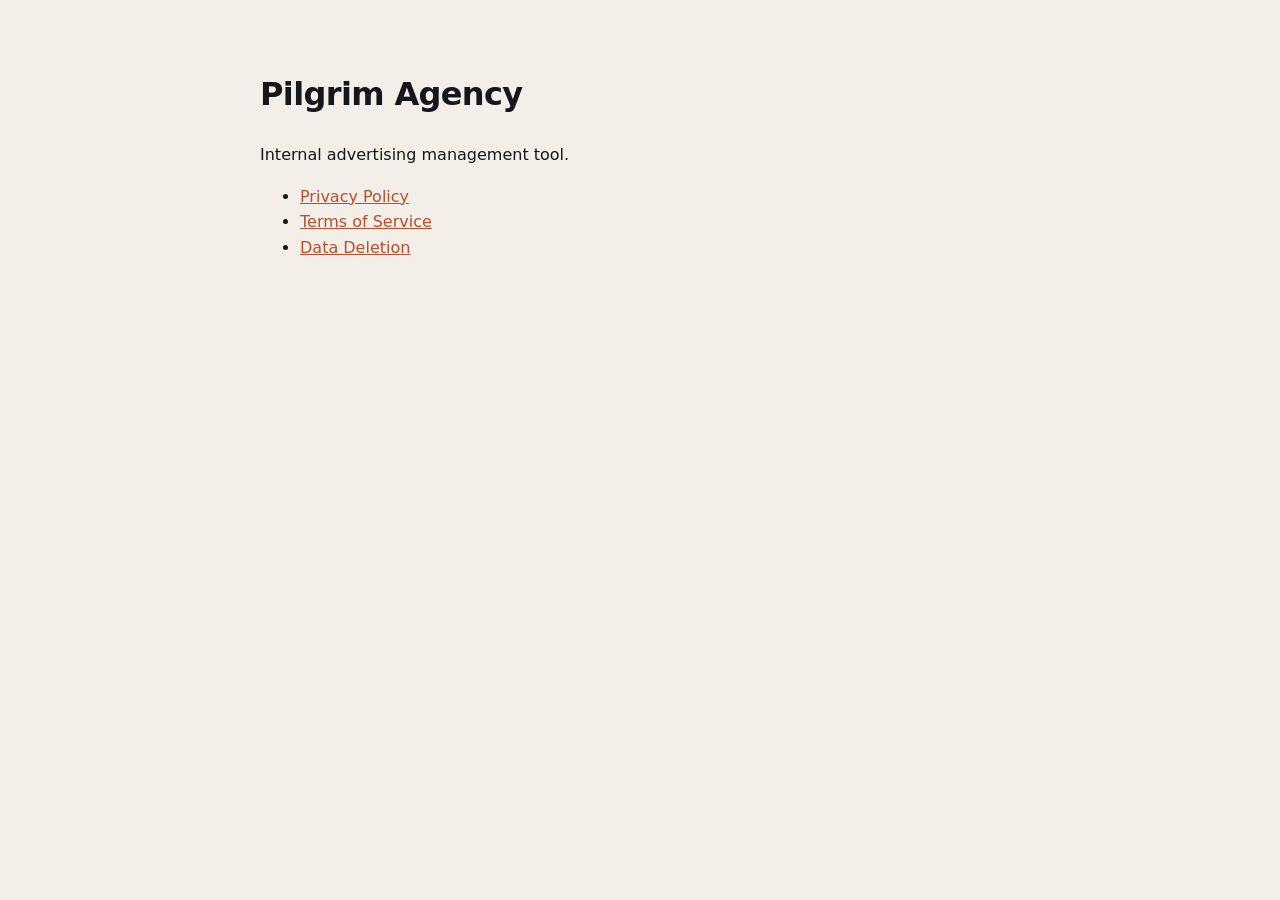
<file: index.html>
<!doctype html><html lang="uk"><head><meta charset="utf-8"><meta name="viewport" content="width=device-width,initial-scale=1">
<title>Claude connection — Pilgrim Agency</title>
<style>body{font-family:Inter,system-ui,sans-serif;max-width:760px;margin:0 auto;padding:48px 20px;line-height:1.6;color:#15171C;background:#F3EFE8}h1{font-size:32px;letter-spacing:-.02em}h2{font-size:20px;margin-top:32px}hr{border:0;border-top:1px solid #ddd5c8;margin:40px 0}a{color:#B84E2C}small{color:#5B5F68}</style></head><body>
<h1>Pilgrim Agency</h1><p>Internal advertising management tool.</p><ul><li><a href="privacy.html">Privacy Policy</a></li><li><a href="terms.html">Terms of Service</a></li><li><a href="data-deletion.html">Data Deletion</a></li></ul></body></html>
</file>
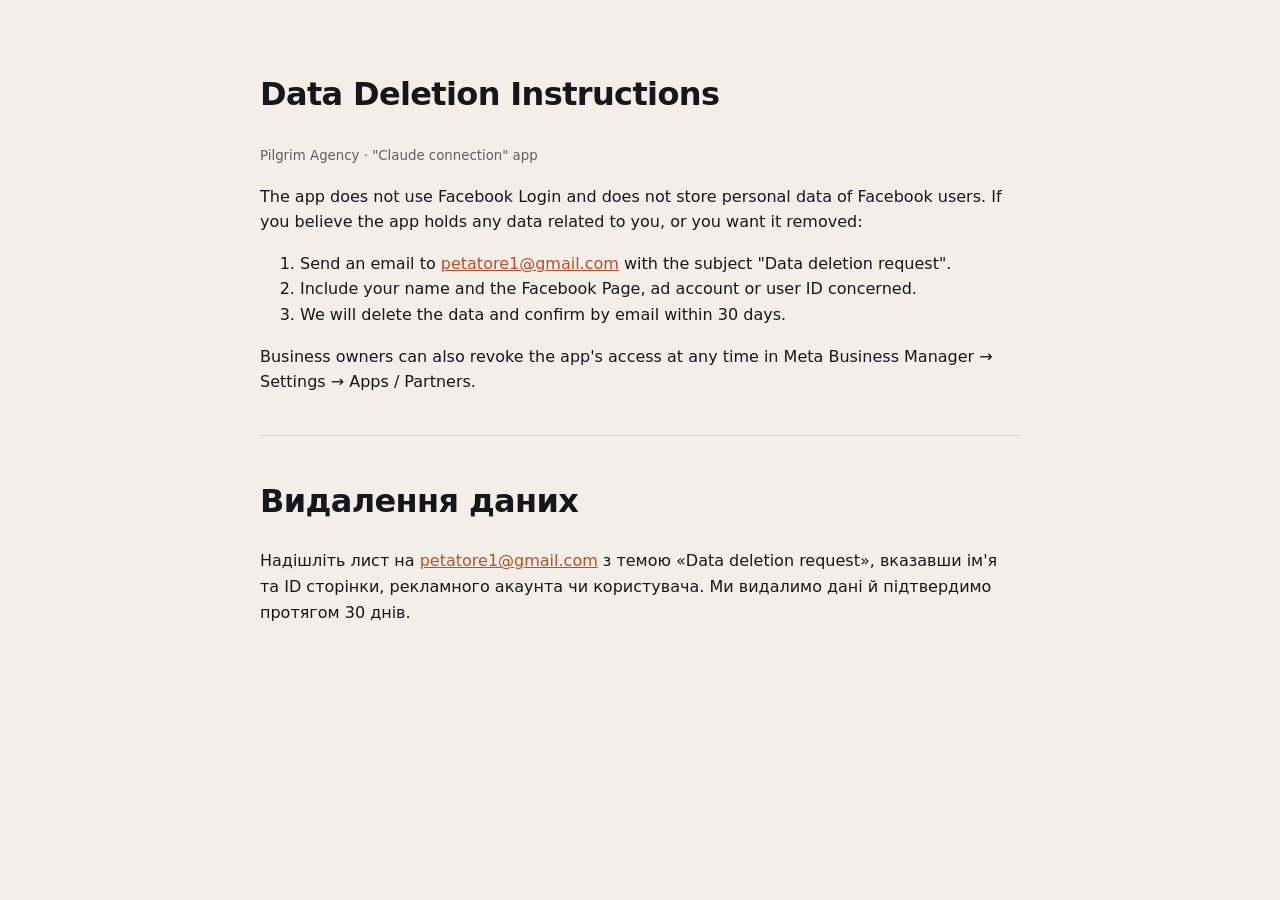
<file: data-deletion.html>
<!doctype html><html lang="uk"><head><meta charset="utf-8"><meta name="viewport" content="width=device-width,initial-scale=1">
<title>Data Deletion — Pilgrim Agency</title>
<style>body{font-family:Inter,system-ui,sans-serif;max-width:760px;margin:0 auto;padding:48px 20px;line-height:1.6;color:#15171C;background:#F3EFE8}h1{font-size:32px;letter-spacing:-.02em}h2{font-size:20px;margin-top:32px}hr{border:0;border-top:1px solid #ddd5c8;margin:40px 0}a{color:#B84E2C}small{color:#5B5F68}</style></head><body>
<h1>Data Deletion Instructions</h1><small>Pilgrim Agency · "Claude connection" app</small>
<p>The app does not use Facebook Login and does not store personal data of Facebook users. If you believe the app holds any data related to you, or you want it removed:</p>
<ol><li>Send an email to <a href="mailto:petatore1@gmail.com">petatore1@gmail.com</a> with the subject "Data deletion request".</li><li>Include your name and the Facebook Page, ad account or user ID concerned.</li><li>We will delete the data and confirm by email within 30 days.</li></ol>
<p>Business owners can also revoke the app's access at any time in Meta Business Manager → Settings → Apps / Partners.</p>
<hr><h1>Видалення даних</h1><p>Надішліть лист на <a href="mailto:petatore1@gmail.com">petatore1@gmail.com</a> з темою «Data deletion request», вказавши ім'я та ID сторінки, рекламного акаунта чи користувача. Ми видалимо дані й підтвердимо протягом 30 днів.</p>
</body></html>
</file>
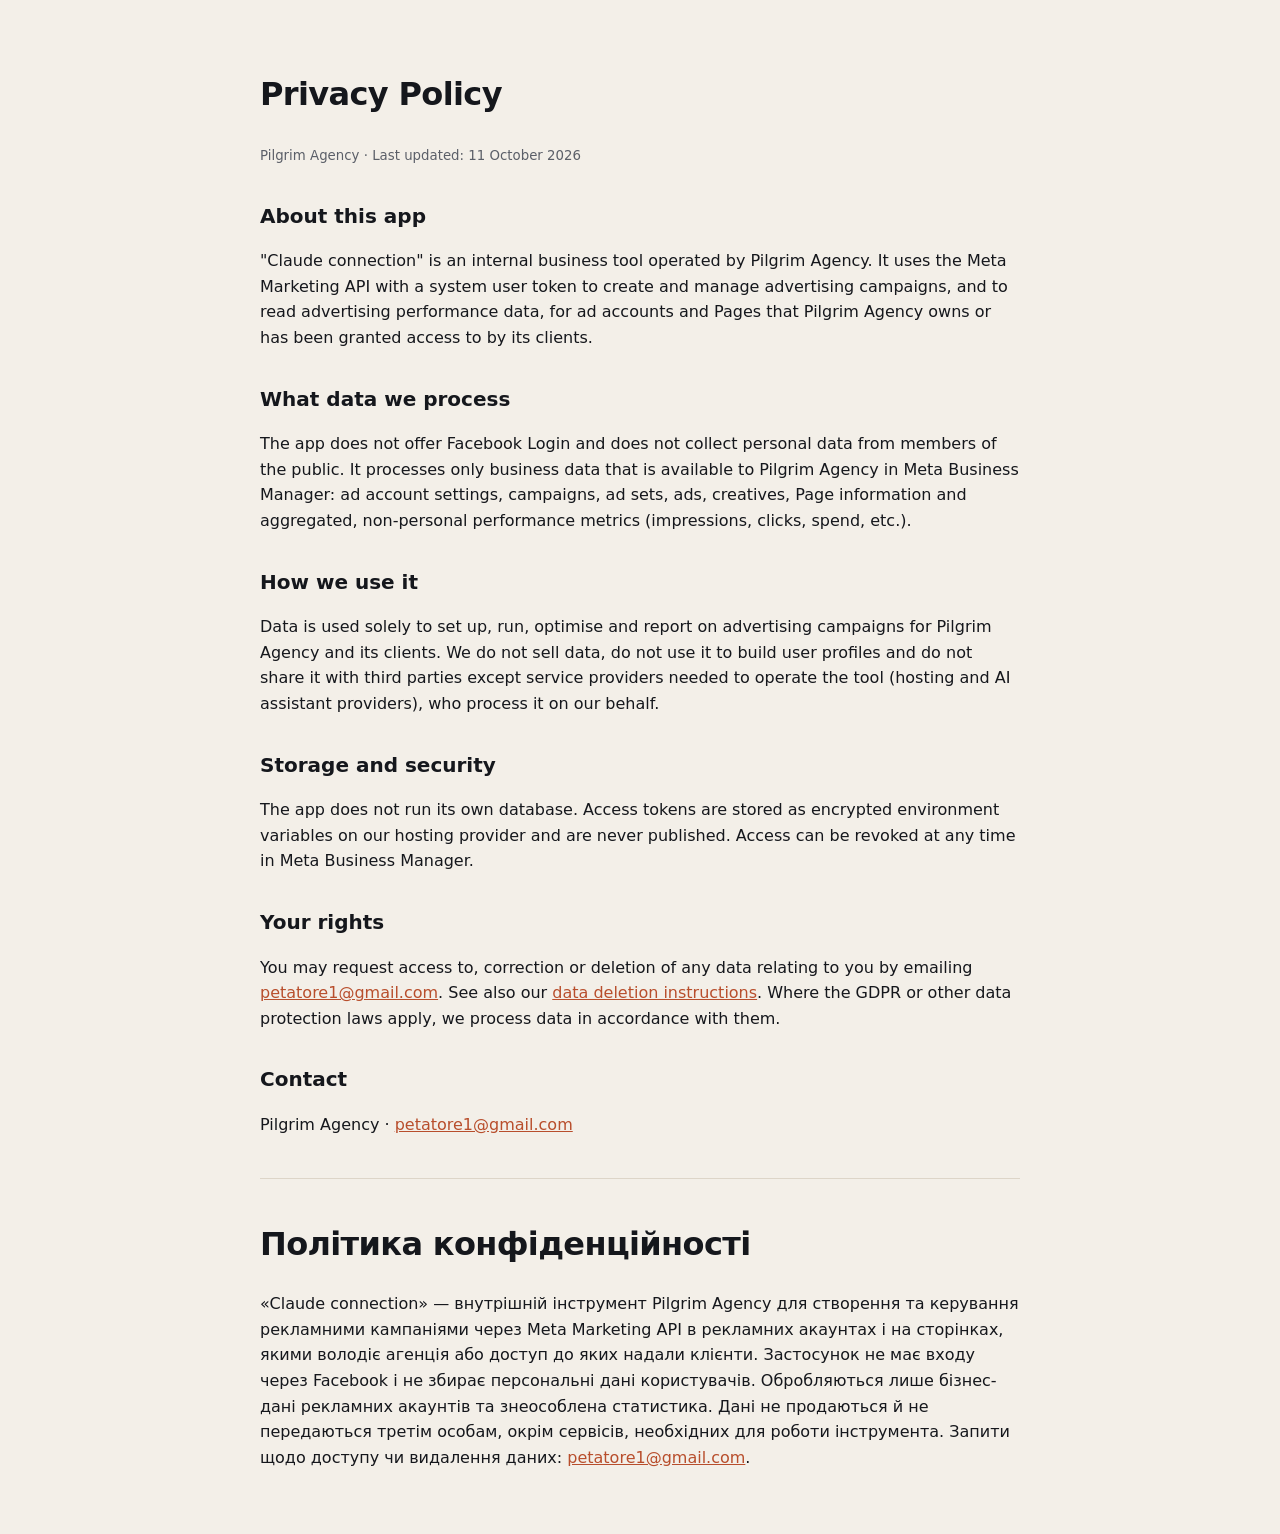
<file: privacy.html>
<!doctype html><html lang="uk"><head><meta charset="utf-8"><meta name="viewport" content="width=device-width,initial-scale=1">
<title>Privacy Policy — Pilgrim Agency</title>
<style>body{font-family:Inter,system-ui,sans-serif;max-width:760px;margin:0 auto;padding:48px 20px;line-height:1.6;color:#15171C;background:#F3EFE8}h1{font-size:32px;letter-spacing:-.02em}h2{font-size:20px;margin-top:32px}hr{border:0;border-top:1px solid #ddd5c8;margin:40px 0}a{color:#B84E2C}small{color:#5B5F68}</style></head><body>
<h1>Privacy Policy</h1><small>Pilgrim Agency · Last updated: 11 October 2026</small>
<h2>About this app</h2><p>"Claude connection" is an internal business tool operated by Pilgrim Agency. It uses the Meta Marketing API with a system user token to create and manage advertising campaigns, and to read advertising performance data, for ad accounts and Pages that Pilgrim Agency owns or has been granted access to by its clients.</p>
<h2>What data we process</h2><p>The app does not offer Facebook Login and does not collect personal data from members of the public. It processes only business data that is available to Pilgrim Agency in Meta Business Manager: ad account settings, campaigns, ad sets, ads, creatives, Page information and aggregated, non-personal performance metrics (impressions, clicks, spend, etc.).</p>
<h2>How we use it</h2><p>Data is used solely to set up, run, optimise and report on advertising campaigns for Pilgrim Agency and its clients. We do not sell data, do not use it to build user profiles and do not share it with third parties except service providers needed to operate the tool (hosting and AI assistant providers), who process it on our behalf.</p>
<h2>Storage and security</h2><p>The app does not run its own database. Access tokens are stored as encrypted environment variables on our hosting provider and are never published. Access can be revoked at any time in Meta Business Manager.</p>
<h2>Your rights</h2><p>You may request access to, correction or deletion of any data relating to you by emailing <a href="mailto:petatore1@gmail.com">petatore1@gmail.com</a>. See also our <a href="data-deletion.html">data deletion instructions</a>. Where the GDPR or other data protection laws apply, we process data in accordance with them.</p>
<h2>Contact</h2><p>Pilgrim Agency · <a href="mailto:petatore1@gmail.com">petatore1@gmail.com</a></p>
<hr>
<h1>Політика конфіденційності</h1>
<p>«Claude connection» — внутрішній інструмент Pilgrim Agency для створення та керування рекламними кампаніями через Meta Marketing API в рекламних акаунтах і на сторінках, якими володіє агенція або доступ до яких надали клієнти. Застосунок не має входу через Facebook і не збирає персональні дані користувачів. Обробляються лише бізнес-дані рекламних акаунтів та знеособлена статистика. Дані не продаються й не передаються третім особам, окрім сервісів, необхідних для роботи інструмента. Запити щодо доступу чи видалення даних: <a href="mailto:petatore1@gmail.com">petatore1@gmail.com</a>.</p>
</body></html>
</file>
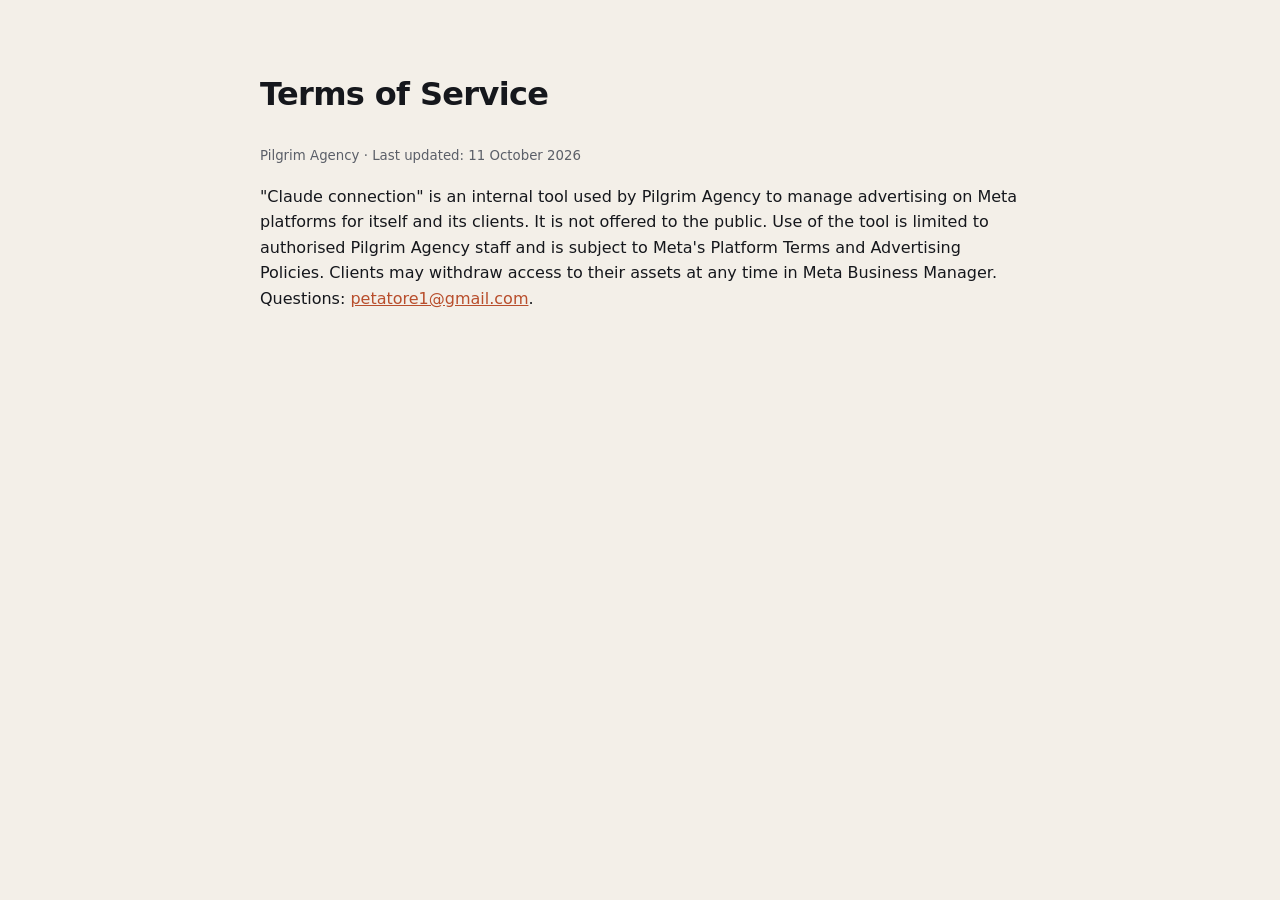
<file: terms.html>
<!doctype html><html lang="uk"><head><meta charset="utf-8"><meta name="viewport" content="width=device-width,initial-scale=1">
<title>Terms of Service — Pilgrim Agency</title>
<style>body{font-family:Inter,system-ui,sans-serif;max-width:760px;margin:0 auto;padding:48px 20px;line-height:1.6;color:#15171C;background:#F3EFE8}h1{font-size:32px;letter-spacing:-.02em}h2{font-size:20px;margin-top:32px}hr{border:0;border-top:1px solid #ddd5c8;margin:40px 0}a{color:#B84E2C}small{color:#5B5F68}</style></head><body>
<h1>Terms of Service</h1><small>Pilgrim Agency · Last updated: 11 October 2026</small>
<p>"Claude connection" is an internal tool used by Pilgrim Agency to manage advertising on Meta platforms for itself and its clients. It is not offered to the public. Use of the tool is limited to authorised Pilgrim Agency staff and is subject to Meta's Platform Terms and Advertising Policies. Clients may withdraw access to their assets at any time in Meta Business Manager. Questions: <a href="mailto:petatore1@gmail.com">petatore1@gmail.com</a>.</p>
</body></html>
</file>
